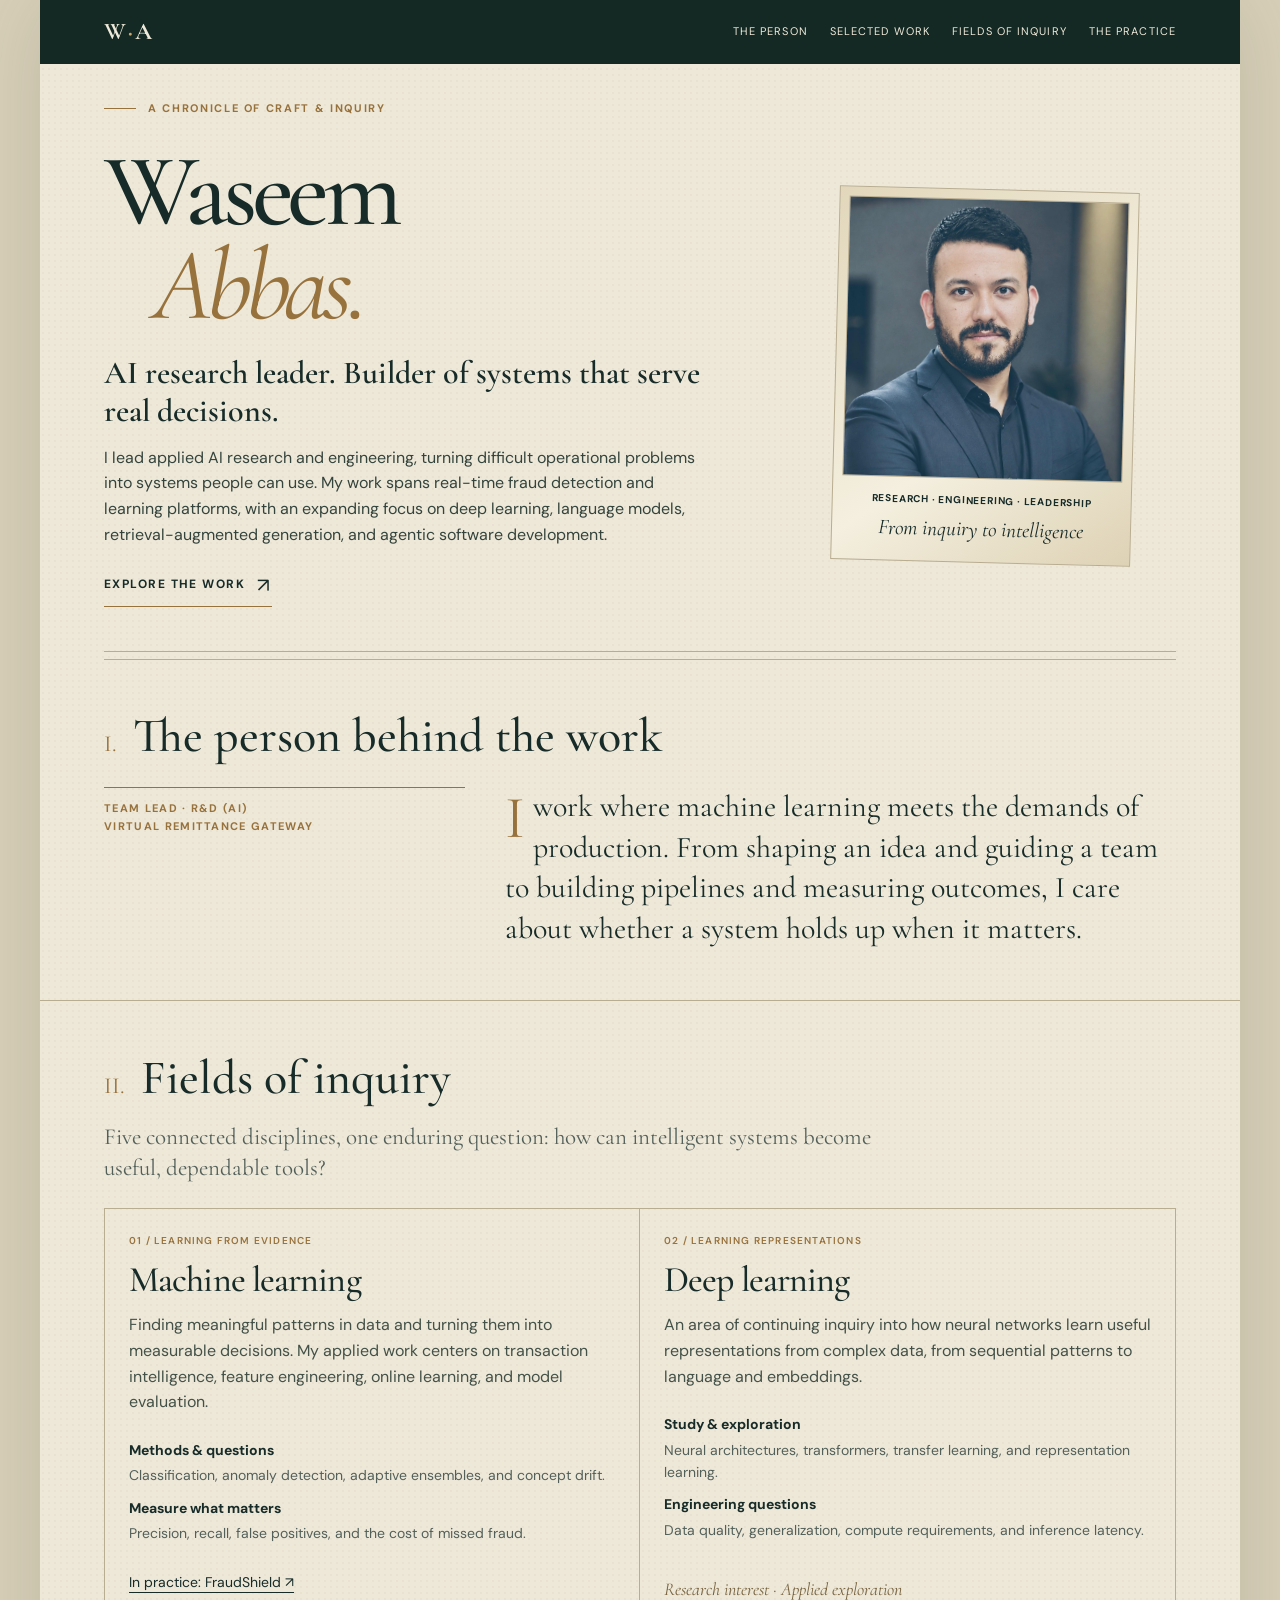
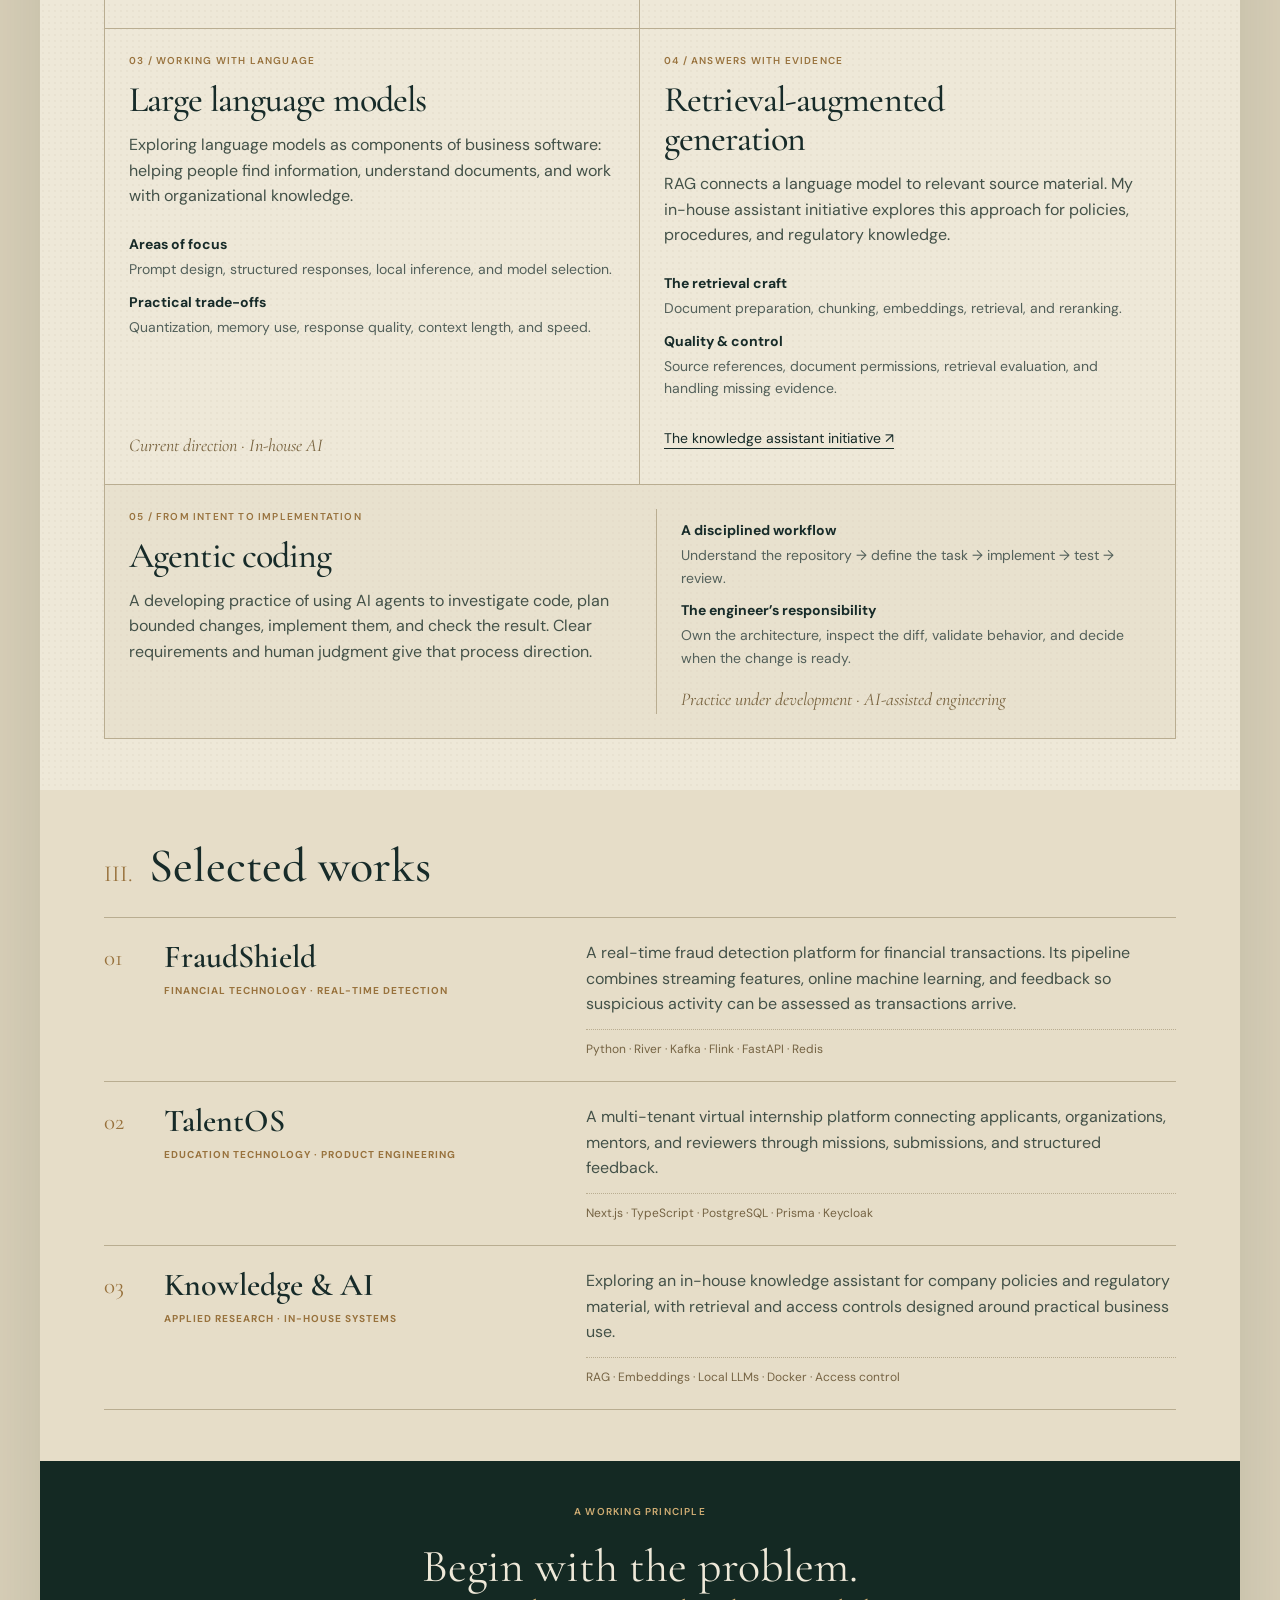
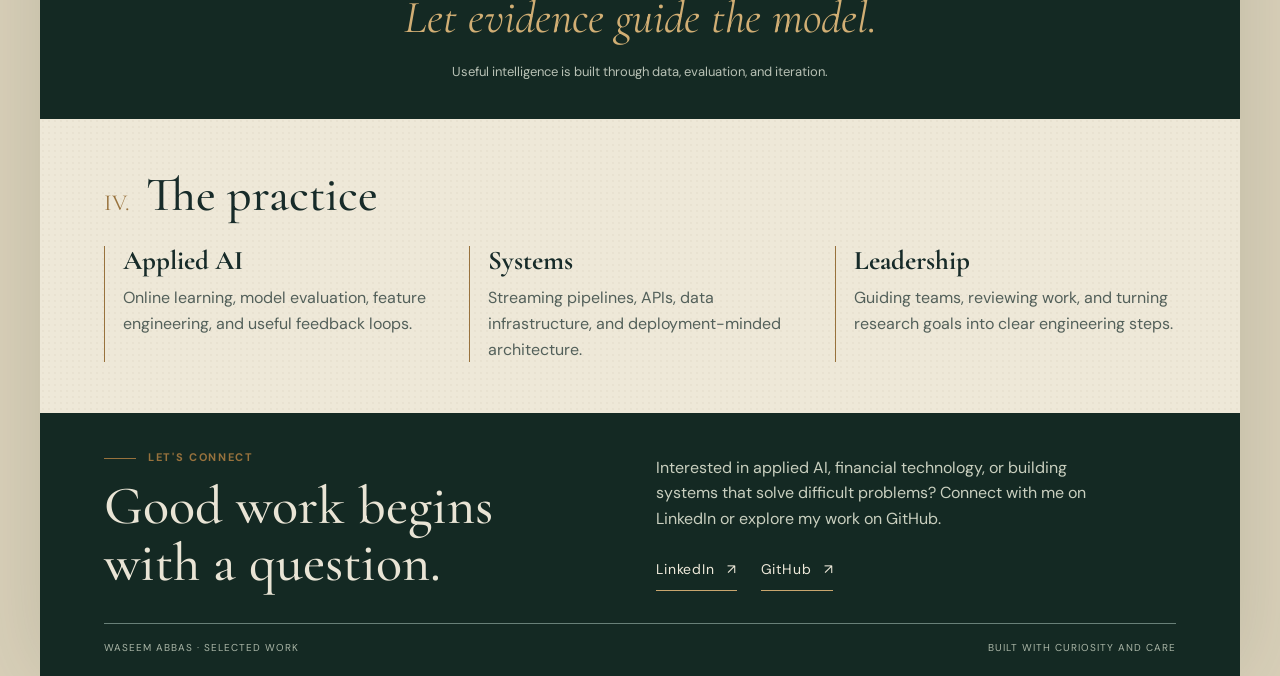
<file: index.html>
<!doctype html>
<html lang="en">
<head>
  <meta charset="utf-8">
  <meta name="viewport" content="width=device-width, initial-scale=1">
  <meta name="theme-color" content="#172b29">
  <meta name="description" content="Waseem Abbas — AI research and engineering leader working on real-time fraud detection, learning platforms, and practical AI systems.">
  <title>Waseem Abbas — The Chronicle</title>
  <link rel="preconnect" href="https://fonts.googleapis.com">
  <link rel="preconnect" href="https://fonts.gstatic.com" crossorigin>
  <link href="https://fonts.googleapis.com/css2?family=Cormorant+Garamond:wght@400;500;600;700&family=DM+Sans:wght@400;500;600;700&display=swap" rel="stylesheet">
  <link rel="stylesheet" href="styles.css">
</head>
<body><div class="sheet">
  <header class="top"><a class="brand" href="#top">W<span>·</span>A</a><nav class="nav" aria-label="Main navigation"><a href="#about">The person</a><a href="#work">Selected work</a><a href="#disciplines">Fields of inquiry</a><a href="#practice">The practice</a></nav></header>
  <main id="top">
    <div class="hero"><div class="eyebrow">A chronicle of craft & inquiry</div><div class="hero-grid"><div><h1>Waseem <span>Abbas.</span></h1><p class="role">AI research leader. Builder of systems that serve real decisions.</p><p class="intro">I lead applied AI research and engineering, turning difficult operational problems into systems people can use. My work spans real-time fraud detection and learning platforms, with an expanding focus on deep learning, language models, retrieval-augmented generation, and agentic software development.</p><a class="cta" href="#work">Explore the work</a></div><figure class="portrait-panel"><img src="pic.jpeg" alt="Portrait of Waseem Abbas" width="1254" height="1254" fetchpriority="high"><figcaption><div class="seal-label">Research · Engineering · Leadership</div><div class="seal-small">From inquiry to intelligence</div></figcaption></figure></div></div>
    <div class="rule" aria-hidden="true"></div>
    <section class="content" id="about"><div class="section-head"><span class="section-number">I.</span><h2>The person behind the work</h2></div><div class="about-grid"><div class="margin-note">Team Lead · R&D (AI)<br>Virtual Remittance Gateway</div><p class="about-copy">I work where machine learning meets the demands of production. From shaping an idea and guiding a team to building pipelines and measuring outcomes, I care about whether a system holds up when it matters.</p></div></section>
    <section class="content disciplines" id="disciplines">
<div class="section-head"><span class="section-number">II.</span><h2>Fields of inquiry</h2></div>
<p class="section-intro">Five connected disciplines, one enduring question: how can intelligent systems become useful, dependable tools?</p>
<div class="discipline-grid">
<article class="discipline"><div class="chapter-label">01 / Learning from evidence</div><h3>Machine learning</h3><p>Finding meaningful patterns in data and turning them into measurable decisions. My applied work centers on transaction intelligence, feature engineering, online learning, and model evaluation.</p><dl><dt>Methods & questions</dt><dd>Classification, anomaly detection, adaptive ensembles, and concept drift.</dd><dt>Measure what matters</dt><dd>Precision, recall, false positives, and the cost of missed fraud.</dd></dl><a class="text-link" href="#fraudshield">In practice: FraudShield ↗</a></article>
<article class="discipline"><div class="chapter-label">02 / Learning representations</div><h3>Deep learning</h3><p>An area of continuing inquiry into how neural networks learn useful representations from complex data, from sequential patterns to language and embeddings.</p><dl><dt>Study & exploration</dt><dd>Neural architectures, transformers, transfer learning, and representation learning.</dd><dt>Engineering questions</dt><dd>Data quality, generalization, compute requirements, and inference latency.</dd></dl><span class="field-note">Research interest · Applied exploration</span></article>
<article class="discipline"><div class="chapter-label">03 / Working with language</div><h3>Large language models</h3><p>Exploring language models as components of business software: helping people find information, understand documents, and work with organizational knowledge.</p><dl><dt>Areas of focus</dt><dd>Prompt design, structured responses, local inference, and model selection.</dd><dt>Practical trade-offs</dt><dd>Quantization, memory use, response quality, context length, and speed.</dd></dl><span class="field-note">Current direction · In-house AI</span></article>
<article class="discipline"><div class="chapter-label">04 / Answers with evidence</div><h3>Retrieval-augmented<br>generation</h3><p>RAG connects a language model to relevant source material. My in-house assistant initiative explores this approach for policies, procedures, and regulatory knowledge.</p><dl><dt>The retrieval craft</dt><dd>Document preparation, chunking, embeddings, retrieval, and reranking.</dd><dt>Quality & control</dt><dd>Source references, document permissions, retrieval evaluation, and handling missing evidence.</dd></dl><a class="text-link" href="#knowledge">The knowledge assistant initiative ↗</a></article>
<article class="discipline agentic"><div><div class="chapter-label">05 / From intent to implementation</div><h3>Agentic coding</h3><p>A developing practice of using AI agents to investigate code, plan bounded changes, implement them, and check the result. Clear requirements and human judgment give that process direction.</p></div><div class="agentic-detail"><dl><dt>A disciplined workflow</dt><dd>Understand the repository → define the task → implement → test → review.</dd><dt>The engineer’s responsibility</dt><dd>Own the architecture, inspect the diff, validate behavior, and decide when the change is ready.</dd></dl><span class="field-note">Practice under development · AI-assisted engineering</span></div></article>
</div></section>
<section class="content works" id="work"><div class="section-head"><span class="section-number">III.</span><h2>Selected works</h2></div><div class="project" id="fraudshield"><span class="project-num">01</span><div><h3>FraudShield</h3><small>Financial technology · Real-time detection</small></div><p>A real-time fraud detection platform for financial transactions. Its pipeline combines streaming features, online machine learning, and feedback so suspicious activity can be assessed as transactions arrive.<span class="stack">Python · River · Kafka · Flink · FastAPI · Redis</span></p></div><div class="project"><span class="project-num">02</span><div><h3>TalentOS</h3><small>Education technology · Product engineering</small></div><p>A multi-tenant virtual internship platform connecting applicants, organizations, mentors, and reviewers through missions, submissions, and structured feedback.<span class="stack">Next.js · TypeScript · PostgreSQL · Prisma · Keycloak</span></p></div><div class="project" id="knowledge"><span class="project-num">03</span><div><h3>Knowledge & AI</h3><small>Applied research · In-house systems</small></div><p>Exploring an in-house knowledge assistant for company policies and regulatory material, with retrieval and access controls designed around practical business use.<span class="stack">RAG · Embeddings · Local LLMs · Docker · Access control</span></p></div></section>
    <aside class="principle"><span class="chapter-label">A working principle</span><p>Begin with the problem.<br><em>Let evidence guide the model.</em></p><span class="principle-note">Useful intelligence is built through data, evaluation, and iteration.</span></aside>
    <section class="content" id="practice"><div class="section-head"><span class="section-number">IV.</span><h2>The practice</h2></div><div class="practice"><article><h3>Applied AI</h3><p>Online learning, model evaluation, feature engineering, and useful feedback loops.</p></article><article><h3>Systems</h3><p>Streaming pipelines, APIs, data infrastructure, and deployment-minded architecture.</p></article><article><h3>Leadership</h3><p>Guiding teams, reviewing work, and turning research goals into clear engineering steps.</p></article></div></section>
  </main>
  <footer id="contact"><div class="footer-grid"><div><div class="eyebrow">Let's connect</div><h2>Good work begins<br>with a question.</h2></div><div class="contact-details"><p>Interested in applied AI, financial technology, or building systems that solve difficult problems? Connect with me on LinkedIn or explore my work on GitHub.</p><nav class="contact-links" aria-label="Contact and profiles"><a href="https://www.linkedin.com/in/waseem-abbas-pk/">LinkedIn <span aria-hidden="true">↗</span></a><a href="https://github.com/WaseemAbbaspk">GitHub <span aria-hidden="true">↗</span></a></nav></div></div><div class="closing"><span>Waseem Abbas · Selected work</span><span>Built with curiosity and care</span></div></footer>
</div></body></html>
</file>
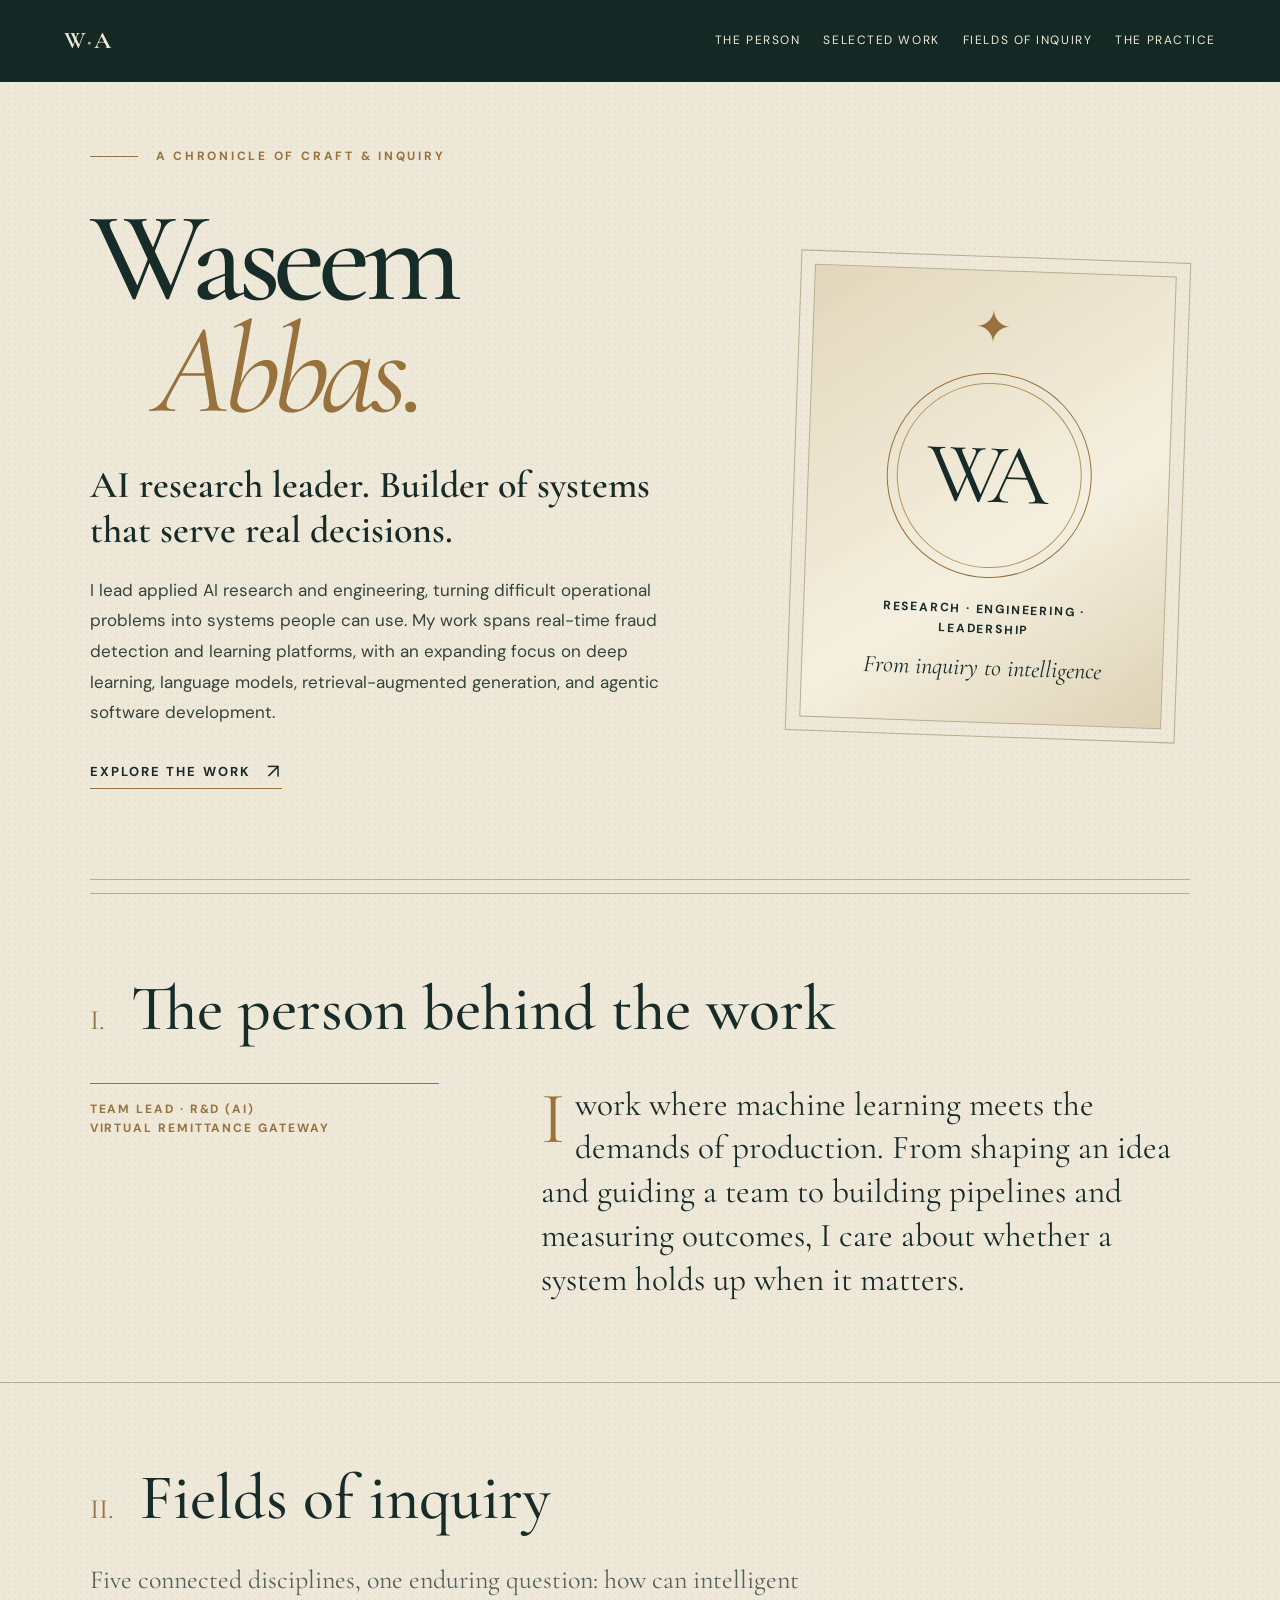
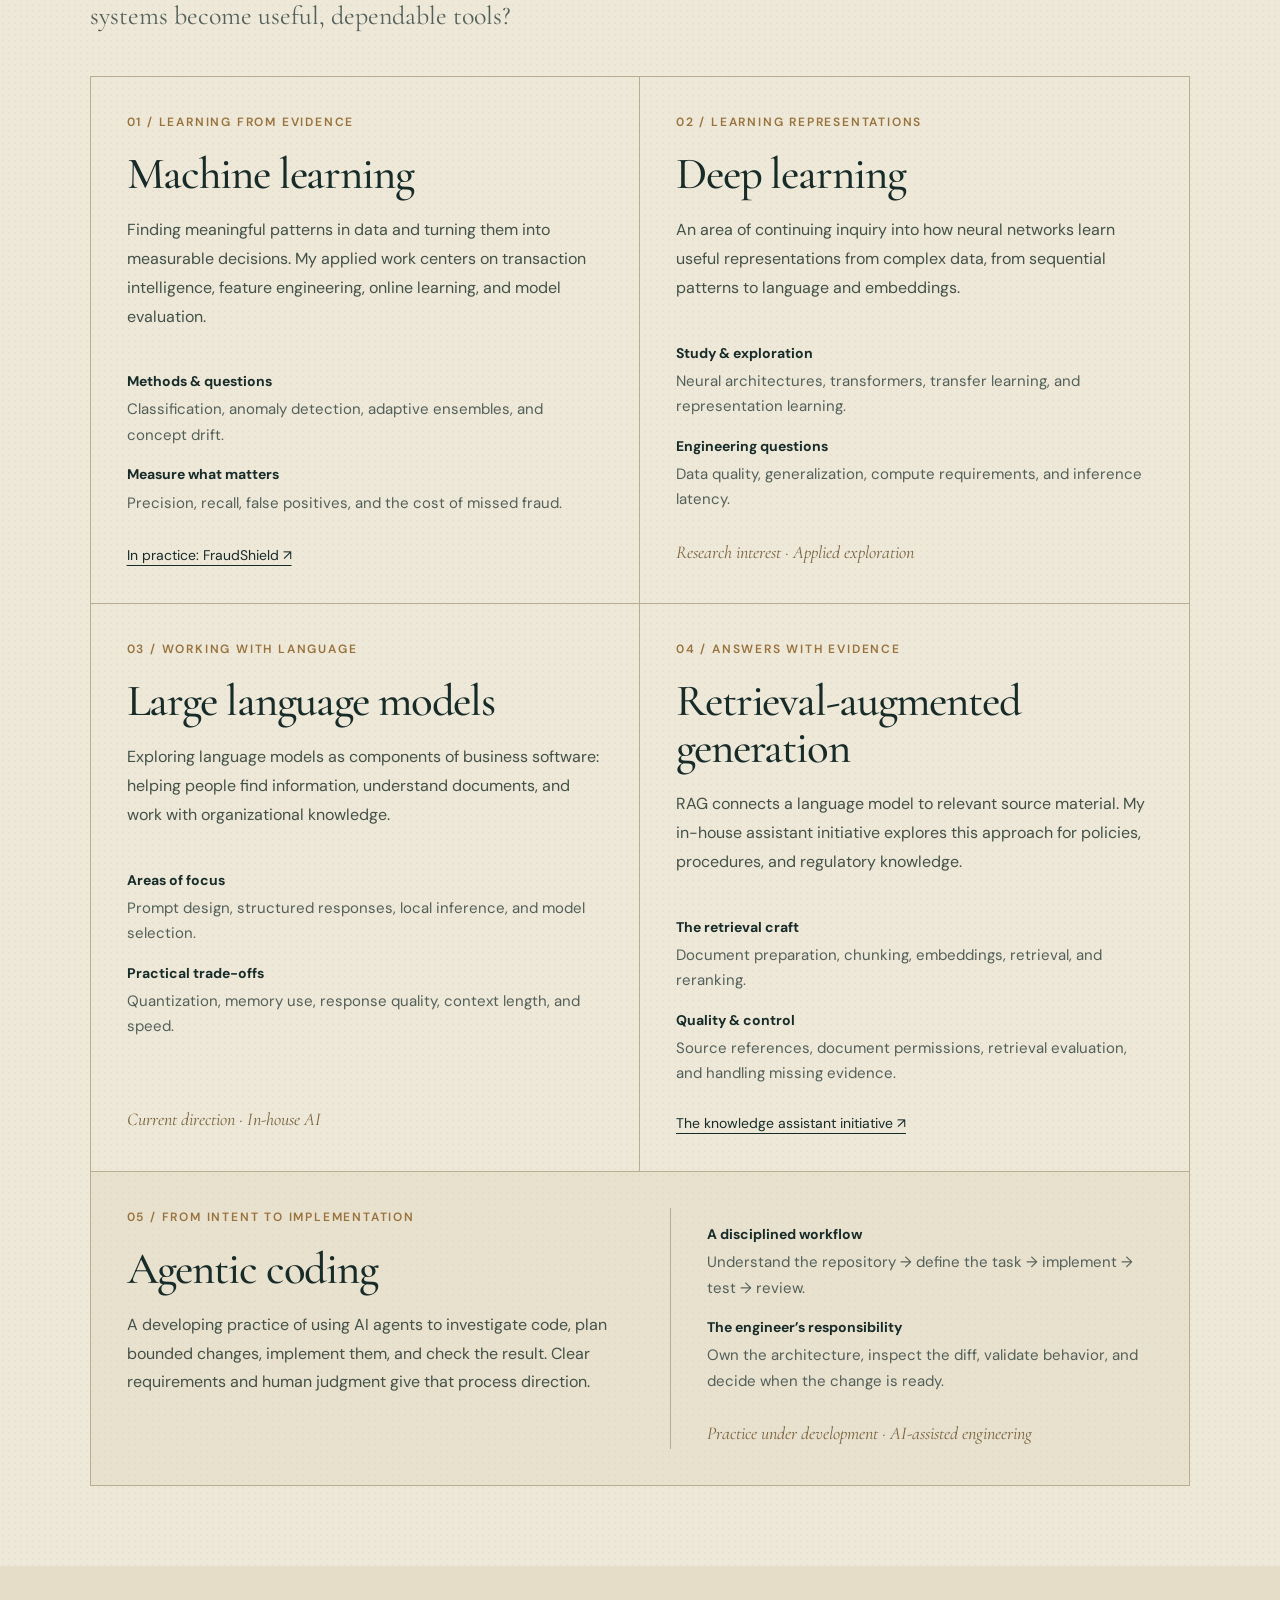
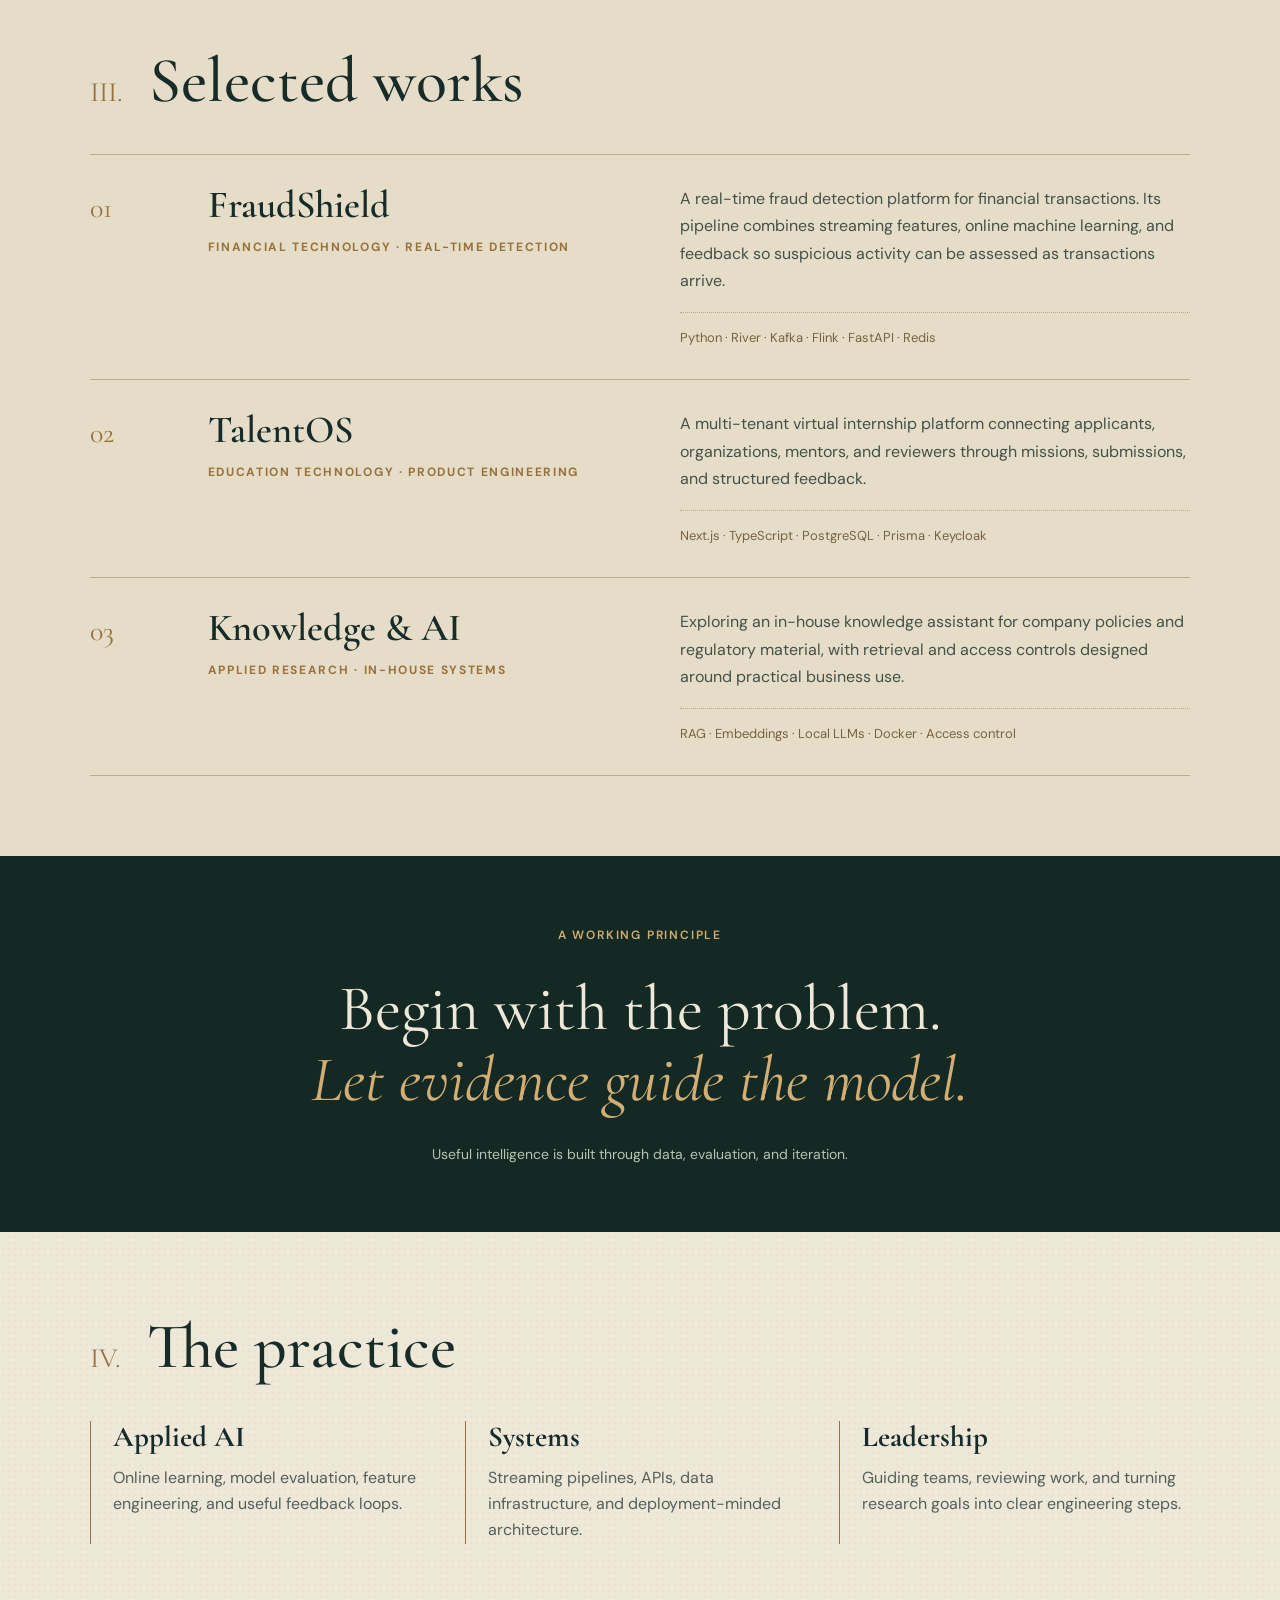
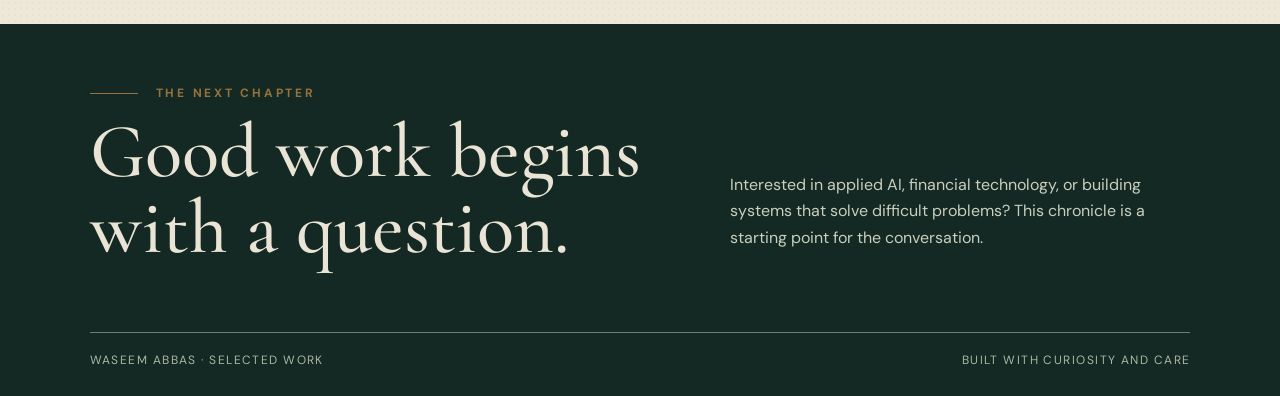
<file: waseem-abbas-portfolio/index.html>
<!doctype html>
<html lang="en">
<head>
  <meta charset="utf-8">
  <meta name="viewport" content="width=device-width, initial-scale=1">
  <meta name="theme-color" content="#172b29">
  <meta name="description" content="Waseem Abbas — AI research and engineering leader working on real-time fraud detection, learning platforms, and practical AI systems.">
  <title>Waseem Abbas — The Chronicle</title>
  <link rel="preconnect" href="https://fonts.googleapis.com">
  <link rel="preconnect" href="https://fonts.gstatic.com" crossorigin>
  <link href="https://fonts.googleapis.com/css2?family=Cormorant+Garamond:wght@400;500;600;700&family=DM+Sans:wght@400;500;600;700&display=swap" rel="stylesheet">
  <style>
    :root{--ink:#172b29;--muted:#53605a;--gold:#98723d;--paper:#eee8d8;--line:#b9ad91;--dark:#142923}*{box-sizing:border-box}html{scroll-behavior:smooth}body{margin:0;background:#d9d0b9;color:var(--ink);font-family:'DM Sans',sans-serif;font-size:16px;line-height:1.65}a{color:inherit}.sheet{max-width:1440px;margin:auto;background:var(--paper);min-height:100vh;box-shadow:0 0 80px #26382b25;background-image:radial-gradient(#6a59300b 1px,transparent 1px);background-size:6px 6px}.top{background:var(--dark);color:#eee9da;padding:18px clamp(24px,5vw,90px);display:flex;justify-content:space-between;align-items:center;gap:24px}.brand{font-family:'Cormorant Garamond',serif;font-size:24px;letter-spacing:.08em;font-weight:700;text-decoration:none}.brand span{color:#c9a66e}.nav{display:flex;gap:28px;font-size:13px;letter-spacing:.13em;text-transform:uppercase}.nav a{text-decoration:none}.nav a:hover,.nav a:focus-visible{color:#d7b47c}.hero{padding:58px clamp(24px,7vw,112px) 90px;position:relative;overflow:hidden}.eyebrow{display:flex;align-items:center;gap:18px;text-transform:uppercase;letter-spacing:.23em;font-size:12px;font-weight:700;color:var(--gold)}.eyebrow:before{content:'';height:1px;width:48px;background:var(--gold)}.hero-grid{display:grid;grid-template-columns:minmax(0,1.2fr) minmax(260px,.8fr);gap:7vw;align-items:center;margin-top:37px}.hero h1{font-family:'Cormorant Garamond',serif;font-size:clamp(72px,10vw,154px);letter-spacing:-.07em;font-weight:500;line-height:.76;margin:0 0 37px}.hero h1 span{display:block;font-style:italic;font-weight:400;color:var(--gold);padding-left:clamp(25px,5vw,80px)}.role{font-family:'Cormorant Garamond',serif;font-size:clamp(26px,3vw,38px);font-weight:600;line-height:1.18;margin:0 0 22px}.intro{max-width:610px;color:#34443d;line-height:1.8;margin:0 0 30px}.cta{display:inline-flex;align-items:center;gap:16px;border-bottom:1px solid var(--gold);padding:0 0 6px;text-decoration:none;font-size:13px;text-transform:uppercase;letter-spacing:.16em;font-weight:700}.cta:after{content:'↗';font-size:20px;font-weight:400;line-height:1}.seal-panel{border:1px solid var(--line);padding:13px;transform:rotate(2deg);max-width:390px;margin:auto;width:100%}.seal-inner{border:1px solid var(--line);min-height:420px;display:flex;flex-direction:column;align-items:center;justify-content:center;text-align:center;padding:35px;background:linear-gradient(145deg,#e2d7bb,#f4efdf 60%,#ded2b5)}.ornament{font-family:'Cormorant Garamond',serif;color:var(--gold);font-size:45px;line-height:1}.monogram{width:205px;height:205px;border:1px solid var(--gold);border-radius:50%;display:grid;place-items:center;position:relative;margin:22px 0}.monogram:before{content:'';position:absolute;inset:9px;border:1px solid #b4945c;border-radius:50%}.monogram span{font-family:'Cormorant Garamond',serif;font-size:86px;letter-spacing:-.12em;padding-right:12px}.seal-label{text-transform:uppercase;letter-spacing:.24em;font-size:11px;font-weight:700}.seal-small{font-family:'Cormorant Garamond',serif;font-size:24px;font-style:italic;margin-top:8px}.rule{height:15px;border-top:1px solid var(--line);border-bottom:1px solid var(--line);margin:0 clamp(24px,7vw,112px)}section.content{padding:80px clamp(24px,7vw,112px)}.section-head{display:flex;gap:26px;align-items:baseline;margin-bottom:38px}.section-number{color:var(--gold);font-family:'Cormorant Garamond',serif;font-size:28px}.section-head h2{font-family:'Cormorant Garamond',serif;font-size:clamp(43px,5vw,70px);font-weight:500;line-height:1;margin:0}.about-grid{display:grid;grid-template-columns:.7fr 1.3fr;gap:8vw}.margin-note{border-top:1px solid var(--gold);padding-top:16px;text-transform:uppercase;letter-spacing:.16em;color:var(--gold);font-size:12px;font-weight:700}.about-copy{font-family:'Cormorant Garamond',serif;font-size:clamp(25px,2.6vw,36px);line-height:1.32;margin:0}.about-copy:first-letter{font-size:2.2em;float:left;line-height:.77;margin:8px 10px 0 0;color:var(--gold)}.works{background:#e6ddc8}.project{display:grid;grid-template-columns:90px 1fr 1.15fr;gap:28px;border-top:1px solid var(--line);padding:30px 0;align-items:start}.project:last-child{border-bottom:1px solid var(--line)}.project-num{font-family:'Cormorant Garamond',serif;color:var(--gold);font-size:28px}.project h3{font-family:'Cormorant Garamond',serif;font-size:clamp(30px,3vw,42px);line-height:1.05;font-weight:600;margin:0}.project p{margin:0;color:#435148;line-height:1.7}.project small{display:block;margin-top:12px;text-transform:uppercase;letter-spacing:.14em;font-size:11px;font-weight:700;color:var(--gold)}.practice{display:grid;grid-template-columns:1fr 1fr 1fr;gap:24px}.practice article{border-left:1px solid var(--gold);padding-left:22px}.practice h3{font-family:'Cormorant Garamond',serif;font-size:29px;line-height:1.1;margin:0 0 12px}.practice p{margin:0;color:var(--muted)}footer{background:var(--dark);color:#e9e4d5;padding:60px clamp(24px,7vw,112px) 25px}footer .footer-grid{display:flex;justify-content:space-between;gap:30px;align-items:end}footer h2{font-family:'Cormorant Garamond',serif;font-weight:500;font-size:clamp(42px,6vw,78px);line-height:1;margin:10px 0 0}footer p{color:#c9cfbf;max-width:460px}footer .closing{border-top:1px solid #698078;padding-top:18px;margin-top:65px;display:flex;justify-content:space-between;gap:20px;color:#aab6a7;font-size:12px;letter-spacing:.12em;text-transform:uppercase}@media(max-width:800px){.hero-grid{grid-template-columns:1fr}.seal-panel{display:none}.hero{padding-bottom:65px}.hero h1{font-size:clamp(73px,17vw,135px)}.project{grid-template-columns:45px 1fr;gap:16px}.project p{grid-column:2}.about-grid{grid-template-columns:1fr;gap:24px}.practice{grid-template-columns:1fr;gap:28px}footer .footer-grid{display:block}}@media(max-width:560px){.top{align-items:flex-start}.nav{gap:12px;flex-direction:column;font-size:11px}.brand{font-size:20px}.hero h1{font-size:clamp(65px,17vw,98px)}section.content{padding-top:60px;padding-bottom:60px}.section-head{gap:15px}.project{grid-template-columns:1fr}.project p{grid-column:1}.project-num{font-size:18px}footer .closing{display:block}footer .closing span{display:block;margin-top:6px}}@media(prefers-reduced-motion:reduce){html{scroll-behavior:auto}}

/* The expanded chronicle */
::selection{background:#a17d42;color:#fff8e8}a:focus-visible{outline:2px solid #aa8249;outline-offset:6px}section[id],div[id]{scroll-margin-top:30px}.top{padding-top:21px;padding-bottom:21px}.nav{font-size:12px;gap:23px}.hero{padding-top:65px}.hero h1{line-height:.87;letter-spacing:-.055em}.intro{font-size:17px}.seal-inner{min-height:440px}.disciplines{border-top:1px solid var(--line)}.section-intro{font-family:'Cormorant Garamond',serif;font-size:26px;line-height:1.4;max-width:780px;margin:-10px 0 42px;color:var(--muted)}.discipline-grid{display:grid;grid-template-columns:1fr 1fr;border:1px solid var(--line)}.discipline{padding:36px;border-bottom:1px solid var(--line);display:flex;flex-direction:column}.discipline:nth-child(odd):not(:last-child){border-right:1px solid var(--line)}.chapter-label{font-size:12px;font-weight:600;text-transform:uppercase;letter-spacing:.15em;color:var(--gold)}.discipline h3{font-family:'Cormorant Garamond',serif;font-size:clamp(35px,3.5vw,47px);font-weight:500;line-height:1.05;letter-spacing:-.025em;margin:18px 0}.discipline p{color:#435148;line-height:1.8;margin:0 0 24px}.discipline dl{margin:0 0 25px}.discipline dt{font-size:14px;font-weight:700;margin:15px 0 4px}.discipline dd{font-size:15px;line-height:1.7;color:var(--muted);margin:0}.field-note{font-family:'Cormorant Garamond',serif;font-size:18px;font-style:italic;color:#77623e;margin-top:auto}.text-link{font-size:14px;text-decoration-thickness:1px;text-underline-offset:5px;margin-top:auto}.agentic{grid-column:1/-1;display:grid;grid-template-columns:1fr 1fr;gap:60px;border-bottom:0;background:#ded5be66}.agentic p{margin-bottom:0}.agentic-detail{border-left:1px solid var(--line);padding-left:36px}.stack{display:block;border-top:1px dotted #b9ad91;margin-top:18px;padding-top:13px;font-size:13px;line-height:1.8;color:#756343}.principle{background:var(--dark);padding:65px 24px;text-align:center;color:#eee8d8}.principle .chapter-label{color:#d1ae74}.principle p{font-family:'Cormorant Garamond',serif;font-size:clamp(36px,5vw,64px);line-height:1.12;margin:25px 0}.principle em{color:#d1ae74;font-weight:400}.principle-note{font-size:14px;color:#b8c1b5}.section-head{align-items:baseline}.section-head h2{line-height:1.1}.section-number{flex-shrink:0}.project small{font-size:12px}.seal-label{font-size:12px;letter-spacing:.15em}
@media(max-width:800px){.discipline{padding:27px}.agentic{gap:28px}.nav{gap:14px;font-size:11px}.hero h1{line-height:.9}.hero-grid{margin-top:42px}.agentic-detail{padding-left:25px}}
@media(max-width:600px){.discipline-grid{grid-template-columns:1fr}.discipline:nth-child(odd):not(:last-child){border-right:0}.agentic{grid-template-columns:1fr;gap:0}.agentic-detail{border-left:0;padding-left:0}.discipline{padding:26px 22px}.discipline h3{font-size:37px}.nav{flex-direction:column;gap:7px}.top{align-items:flex-start}.section-intro{font-size:24px}.hero{padding-top:40px}.hero h1{font-size:clamp(62px,17vw,98px)}.eyebrow{letter-spacing:.12em}.eyebrow:before{width:25px}.principle-note{display:block;max-width:290px;margin:auto}.section-head h2{font-size:42px}}
  </style>
</head>
<body><div class="sheet">
  <header class="top"><a class="brand" href="#top">W<span>·</span>A</a><nav class="nav" aria-label="Main navigation"><a href="#about">The person</a><a href="#work">Selected work</a><a href="#disciplines">Fields of inquiry</a><a href="#practice">The practice</a></nav></header>
  <main id="top">
    <div class="hero"><div class="eyebrow">A chronicle of craft & inquiry</div><div class="hero-grid"><div><h1>Waseem <span>Abbas.</span></h1><p class="role">AI research leader. Builder of systems that serve real decisions.</p><p class="intro">I lead applied AI research and engineering, turning difficult operational problems into systems people can use. My work spans real-time fraud detection and learning platforms, with an expanding focus on deep learning, language models, retrieval-augmented generation, and agentic software development.</p><a class="cta" href="#work">Explore the work</a></div><div class="seal-panel" aria-label="Decorative initials and professional focus"><div class="seal-inner"><div class="ornament">✦</div><div class="monogram"><span>WA</span></div><div class="seal-label">Research · Engineering · Leadership</div><div class="seal-small">From inquiry to intelligence</div></div></div></div></div>
    <div class="rule" aria-hidden="true"></div>
    <section class="content" id="about"><div class="section-head"><span class="section-number">I.</span><h2>The person behind the work</h2></div><div class="about-grid"><div class="margin-note">Team Lead · R&D (AI)<br>Virtual Remittance Gateway</div><p class="about-copy">I work where machine learning meets the demands of production. From shaping an idea and guiding a team to building pipelines and measuring outcomes, I care about whether a system holds up when it matters.</p></div></section>
    <section class="content disciplines" id="disciplines">
<div class="section-head"><span class="section-number">II.</span><h2>Fields of inquiry</h2></div>
<p class="section-intro">Five connected disciplines, one enduring question: how can intelligent systems become useful, dependable tools?</p>
<div class="discipline-grid">
<article class="discipline"><div class="chapter-label">01 / Learning from evidence</div><h3>Machine learning</h3><p>Finding meaningful patterns in data and turning them into measurable decisions. My applied work centers on transaction intelligence, feature engineering, online learning, and model evaluation.</p><dl><dt>Methods & questions</dt><dd>Classification, anomaly detection, adaptive ensembles, and concept drift.</dd><dt>Measure what matters</dt><dd>Precision, recall, false positives, and the cost of missed fraud.</dd></dl><a class="text-link" href="#fraudshield">In practice: FraudShield ↗</a></article>
<article class="discipline"><div class="chapter-label">02 / Learning representations</div><h3>Deep learning</h3><p>An area of continuing inquiry into how neural networks learn useful representations from complex data, from sequential patterns to language and embeddings.</p><dl><dt>Study & exploration</dt><dd>Neural architectures, transformers, transfer learning, and representation learning.</dd><dt>Engineering questions</dt><dd>Data quality, generalization, compute requirements, and inference latency.</dd></dl><span class="field-note">Research interest · Applied exploration</span></article>
<article class="discipline"><div class="chapter-label">03 / Working with language</div><h3>Large language models</h3><p>Exploring language models as components of business software: helping people find information, understand documents, and work with organizational knowledge.</p><dl><dt>Areas of focus</dt><dd>Prompt design, structured responses, local inference, and model selection.</dd><dt>Practical trade-offs</dt><dd>Quantization, memory use, response quality, context length, and speed.</dd></dl><span class="field-note">Current direction · In-house AI</span></article>
<article class="discipline"><div class="chapter-label">04 / Answers with evidence</div><h3>Retrieval-augmented<br>generation</h3><p>RAG connects a language model to relevant source material. My in-house assistant initiative explores this approach for policies, procedures, and regulatory knowledge.</p><dl><dt>The retrieval craft</dt><dd>Document preparation, chunking, embeddings, retrieval, and reranking.</dd><dt>Quality & control</dt><dd>Source references, document permissions, retrieval evaluation, and handling missing evidence.</dd></dl><a class="text-link" href="#knowledge">The knowledge assistant initiative ↗</a></article>
<article class="discipline agentic"><div><div class="chapter-label">05 / From intent to implementation</div><h3>Agentic coding</h3><p>A developing practice of using AI agents to investigate code, plan bounded changes, implement them, and check the result. Clear requirements and human judgment give that process direction.</p></div><div class="agentic-detail"><dl><dt>A disciplined workflow</dt><dd>Understand the repository → define the task → implement → test → review.</dd><dt>The engineer’s responsibility</dt><dd>Own the architecture, inspect the diff, validate behavior, and decide when the change is ready.</dd></dl><span class="field-note">Practice under development · AI-assisted engineering</span></div></article>
</div></section>
<section class="content works" id="work"><div class="section-head"><span class="section-number">III.</span><h2>Selected works</h2></div><div class="project" id="fraudshield"><span class="project-num">01</span><div><h3>FraudShield</h3><small>Financial technology · Real-time detection</small></div><p>A real-time fraud detection platform for financial transactions. Its pipeline combines streaming features, online machine learning, and feedback so suspicious activity can be assessed as transactions arrive.<span class="stack">Python · River · Kafka · Flink · FastAPI · Redis</span></p></div><div class="project"><span class="project-num">02</span><div><h3>TalentOS</h3><small>Education technology · Product engineering</small></div><p>A multi-tenant virtual internship platform connecting applicants, organizations, mentors, and reviewers through missions, submissions, and structured feedback.<span class="stack">Next.js · TypeScript · PostgreSQL · Prisma · Keycloak</span></p></div><div class="project" id="knowledge"><span class="project-num">03</span><div><h3>Knowledge & AI</h3><small>Applied research · In-house systems</small></div><p>Exploring an in-house knowledge assistant for company policies and regulatory material, with retrieval and access controls designed around practical business use.<span class="stack">RAG · Embeddings · Local LLMs · Docker · Access control</span></p></div></section>
    <aside class="principle"><span class="chapter-label">A working principle</span><p>Begin with the problem.<br><em>Let evidence guide the model.</em></p><span class="principle-note">Useful intelligence is built through data, evaluation, and iteration.</span></aside>
    <section class="content" id="practice"><div class="section-head"><span class="section-number">IV.</span><h2>The practice</h2></div><div class="practice"><article><h3>Applied AI</h3><p>Online learning, model evaluation, feature engineering, and useful feedback loops.</p></article><article><h3>Systems</h3><p>Streaming pipelines, APIs, data infrastructure, and deployment-minded architecture.</p></article><article><h3>Leadership</h3><p>Guiding teams, reviewing work, and turning research goals into clear engineering steps.</p></article></div></section>
  </main>
  <footer><div class="footer-grid"><div><div class="eyebrow">The next chapter</div><h2>Good work begins<br>with a question.</h2></div><p>Interested in applied AI, financial technology, or building systems that solve difficult problems? This chronicle is a starting point for the conversation.</p></div><div class="closing"><span>Waseem Abbas · Selected work</span><span>Built with curiosity and care</span></div></footer>
</div></body></html>
</file>
<file: styles.css>
:root {
  --ink: #172b29;
  --muted: #53605a;
  --gold: #98723d;
  --paper: #eee8d8;
  --line: #b9ad91;
  --dark: #142923;
  --gutter: clamp(20px, 5vw, 64px);
  --section-space: clamp(32px, 4vw, 52px);
}

* { box-sizing: border-box; }
html { scroll-behavior: smooth; }
body { margin: 0; background: #d9d0b9; color: var(--ink); font-family: 'DM Sans', sans-serif; font-size: 16px; line-height: 1.6; }
a { color: inherit; }
a:focus-visible { outline: 2px solid #aa8249; outline-offset: 5px; }
::selection { background: #a17d42; color: #fff8e8; }
[id] { scroll-margin-top: 24px; }
h1, h2, h3, p, dd { overflow-wrap: break-word; }
.sheet { max-width: 1200px; margin: auto; background: var(--paper); min-height: 100vh; box-shadow: 0 0 80px #26382b25; background-image: radial-gradient(#6a59300b 1px, transparent 1px); background-size: 6px 6px; }

/* Compact navigation with full-size touch targets. */
.top { background: var(--dark); color: #eee9da; padding: 10px var(--gutter); display: flex; justify-content: space-between; align-items: center; gap: 12px 24px; }
.brand { flex-shrink: 0; display: inline-flex; align-items: center; min-height: 44px; font-family: 'Cormorant Garamond', serif; font-size: 24px; letter-spacing: .08em; font-weight: 700; text-decoration: none; }
.brand span { color: #c9a66e; }
.nav { display: flex; flex-wrap: wrap; justify-content: flex-end; gap: 0 22px; font-size: 11px; letter-spacing: .1em; text-transform: uppercase; }
.nav a { display: inline-flex; align-items: center; min-height: 44px; text-decoration: none; }
.nav a:hover, .nav a:focus-visible { color: #d7b47c; }

.hero { padding: 36px var(--gutter) 44px; }
.eyebrow { display: flex; align-items: center; gap: 12px; text-transform: uppercase; letter-spacing: .15em; font-size: 11px; font-weight: 700; color: var(--gold); }
.eyebrow::before { content: ''; height: 1px; width: 32px; flex-shrink: 0; background: var(--gold); }
.hero-grid { display: grid; grid-template-columns: minmax(0, 1.35fr) minmax(0, .8fr); gap: clamp(24px, 4vw, 48px); align-items: center; margin-top: 26px; }
.hero h1 { font-family: 'Cormorant Garamond', serif; font-size: clamp(64px, 8vw, 104px); letter-spacing: -.055em; font-weight: 500; line-height: .92; margin: 0 0 22px; }
.hero h1 span { display: block; font-style: italic; font-weight: 400; color: var(--gold); padding-left: clamp(20px, 4vw, 48px); }
.role { font-family: 'Cormorant Garamond', serif; font-size: clamp(24px, 2.6vw, 32px); font-weight: 600; line-height: 1.2; margin: 0 0 14px; }
.intro { max-width: 610px; color: #34443d; margin: 0 0 16px; }
.cta { display: inline-flex; align-items: center; gap: 12px; min-height: 44px; border-bottom: 1px solid var(--gold); text-decoration: none; font-size: 12px; text-transform: uppercase; letter-spacing: .12em; font-weight: 700; }
.cta::after { content: '↗'; font-size: 20px; font-weight: 400; }
.portrait-panel { border: 1px solid var(--line); padding: 9px; transform: rotate(1.5deg); max-width: 300px; width: 100%; margin: auto; background: linear-gradient(145deg, #e2d7bb, #f4efdf 60%, #ded2b5); }
.portrait-panel img { display: block; width: 100%; height: auto; border: 1px solid var(--line); }
.portrait-panel figcaption { text-align: center; padding: 14px 4px 6px; }
.seal-label { text-transform: uppercase; letter-spacing: .08em; font-size: 10px; font-weight: 700; }
.seal-small { font-family: 'Cormorant Garamond', serif; font-size: 21px; font-style: italic; margin-top: 4px; }
.rule { height: 9px; border-top: 1px solid var(--line); border-bottom: 1px solid var(--line); margin: 0 var(--gutter); }

section.content { padding: var(--section-space) var(--gutter); }
.section-head { display: flex; gap: 16px; align-items: baseline; margin-bottom: 24px; }
.section-number { color: var(--gold); font-family: 'Cormorant Garamond', serif; font-size: 23px; flex-shrink: 0; }
.section-head h2 { font-family: 'Cormorant Garamond', serif; font-size: clamp(32px, 4vw, 48px); font-weight: 500; line-height: 1.08; margin: 0; }
.about-grid { display: grid; grid-template-columns: minmax(0, .7fr) minmax(0, 1.3fr); gap: 40px; }
.margin-note { border-top: 1px solid var(--gold); padding-top: 12px; text-transform: uppercase; letter-spacing: .12em; color: var(--gold); font-size: 11px; font-weight: 700; }
.about-copy { font-family: 'Cormorant Garamond', serif; font-size: clamp(24px, 2.5vw, 30px); line-height: 1.35; margin: 0; }
.about-copy::first-letter { font-size: 2em; float: left; line-height: .8; margin: 7px 8px 0 0; color: var(--gold); }

.disciplines { border-top: 1px solid var(--line); }
.section-intro { font-family: 'Cormorant Garamond', serif; font-size: 23px; line-height: 1.35; max-width: 780px; margin: -6px 0 24px; color: var(--muted); }
.discipline-grid { display: grid; grid-template-columns: repeat(2, minmax(0, 1fr)); border: 1px solid var(--line); }
.discipline { min-width: 0; padding: 24px; border-bottom: 1px solid var(--line); display: flex; flex-direction: column; }
.discipline:nth-child(odd):not(:last-child) { border-right: 1px solid var(--line); }
.chapter-label { font-size: 10px; font-weight: 600; text-transform: uppercase; letter-spacing: .12em; color: var(--gold); }
.discipline h3 { font-family: 'Cormorant Garamond', serif; font-size: clamp(28px, 3vw, 36px); font-weight: 500; line-height: 1.08; letter-spacing: -.025em; margin: 12px 0; }
.discipline p { color: #435148; margin: 0 0 14px; }
.discipline dl { margin: 0 0 16px; }
.discipline dt { font-size: 14px; font-weight: 700; margin: 10px 0 3px; }
.discipline dd { font-size: 14px; color: var(--muted); margin: 0; }
.field-note { font-family: 'Cormorant Garamond', serif; font-size: 18px; font-style: italic; color: #77623e; margin-top: auto; }
.text-link { display: inline-flex; align-items: center; min-height: 44px; font-size: 14px; text-decoration-thickness: 1px; text-underline-offset: 5px; margin-top: auto; }
.agentic { grid-column: 1 / -1; display: grid; grid-template-columns: repeat(2, minmax(0, 1fr)); gap: 32px; border-bottom: 0; background: #ded5be66; }
.agentic p { margin-bottom: 0; }
.agentic-detail { border-left: 1px solid var(--line); padding-left: 24px; }

.works { background: #e6ddc8; }
.project { display: grid; grid-template-columns: 40px minmax(0, .85fr) minmax(0, 1.25fr); gap: 20px; border-top: 1px solid var(--line); padding: 22px 0; align-items: start; }
.project:last-child { border-bottom: 1px solid var(--line); }
.project-num { font-family: 'Cormorant Garamond', serif; color: var(--gold); font-size: 23px; }
.project h3 { font-family: 'Cormorant Garamond', serif; font-size: 32px; line-height: 1.08; font-weight: 600; margin: 0; }
.project p { margin: 0; color: #435148; }
.project small { display: block; margin-top: 8px; text-transform: uppercase; letter-spacing: .1em; font-size: 10px; font-weight: 700; color: var(--gold); }
.stack { display: block; border-top: 1px dotted var(--line); margin-top: 12px; padding-top: 10px; font-size: 12px; color: #756343; }
.principle { background: var(--dark); padding: 36px var(--gutter); text-align: center; color: #eee8d8; }
.principle .chapter-label { color: #d1ae74; }
.principle p { font-family: 'Cormorant Garamond', serif; font-size: clamp(30px, 4vw, 46px); line-height: 1.12; margin: 18px 0; }
.principle em { color: #d1ae74; font-weight: 400; }
.principle-note { display: block; font-size: 13px; color: #b8c1b5; }
.practice { display: grid; grid-template-columns: repeat(3, minmax(0, 1fr)); gap: 24px; }
.practice article { border-left: 1px solid var(--gold); padding-left: 18px; }
.practice h3 { font-family: 'Cormorant Garamond', serif; font-size: 27px; line-height: 1.1; margin: 0 0 10px; }
.practice p { margin: 0; color: var(--muted); }

footer { background: var(--dark); color: #e9e4d5; padding: 36px var(--gutter) 20px; }
.footer-grid { display: grid; grid-template-columns: repeat(2, minmax(0, 1fr)); gap: 32px; align-items: end; }
footer h2 { font-family: 'Cormorant Garamond', serif; font-weight: 500; font-size: clamp(36px, 4.5vw, 54px); line-height: 1.06; margin: 10px 0 0; }
footer p { color: #c9cfbf; max-width: 460px; margin: 0; }
.closing { border-top: 1px solid #698078; padding-top: 16px; margin-top: 32px; display: flex; flex-wrap: wrap; justify-content: space-between; gap: 8px 20px; color: #aab6a7; font-size: 10px; letter-spacing: .1em; text-transform: uppercase; }
.contact-links { display: flex; flex-wrap: wrap; gap: 12px 24px; margin-top: 16px; }
.contact-links a { display: inline-flex; align-items: center; gap: 12px; min-height: 44px; border-bottom: 1px solid #c9a66e; color: #eee9da; text-decoration: none; font-size: 14px; letter-spacing: .06em; }
.contact-links a:hover, .contact-links a:focus-visible { color: #d7b47c; }

@media (max-width: 800px) {
  .nav { gap: 0 14px; letter-spacing: .06em; }
  .hero-grid { grid-template-columns: minmax(0, 1.3fr) minmax(0, .8fr); gap: 24px; }
  .hero h1 { font-size: 72px; }
  .portrait-panel { transform: none; }
  .about-grid { gap: 24px; }
  .discipline { padding: 20px; }
  .project { grid-template-columns: 32px minmax(0, 1fr); gap: 8px 16px; }
  .project p { grid-column: 2; }
  .practice { gap: 16px; }
  .agentic { gap: 24px; }
  .agentic-detail { padding-left: 20px; }
}

@media (max-width: 600px) {
  .top { flex-direction: column; align-items: stretch; gap: 0; padding-top: 4px; padding-bottom: 4px; }
  .brand { align-self: flex-start; font-size: 22px; }
  .nav { justify-content: flex-start; gap: 0 16px; font-size: 10px; }
  .hero { padding-top: 24px; padding-bottom: 32px; }
  .eyebrow { font-size: 10px; letter-spacing: .1em; gap: 10px; }
  .eyebrow::before { width: 24px; }
  .hero-grid { grid-template-columns: minmax(0, 1fr); gap: 24px; margin-top: 22px; }
  .hero h1 { font-size: clamp(62px, 15vw, 82px); margin-bottom: 18px; }
  .hero h1 span { display: inline; padding-left: 0; }
  .portrait-panel { max-width: 220px; }
  .portrait-panel figcaption { padding-top: 10px; }
  .seal-label { font-size: 9px; }
  .seal-small { font-size: 18px; }
  .section-head { gap: 12px; margin-bottom: 20px; }
  .section-number { font-size: 20px; }
  .section-intro { font-size: 21px; margin-bottom: 20px; }
  .about-grid, .discipline-grid, .agentic, .practice, .footer-grid { grid-template-columns: minmax(0, 1fr); }
  .about-grid { gap: 18px; }
  .discipline:nth-child(odd):not(:last-child) { border-right: 0; }
  .discipline h3 { font-size: 30px; }
  .agentic { gap: 16px; }
  .agentic-detail { border-left: 0; border-top: 1px solid var(--line); padding: 6px 0 0; }
  .project { padding: 18px 0; }
  .project h3 { font-size: 29px; }
  .project p { grid-column: 1 / -1; margin-top: 4px; }
  .practice { gap: 20px; }
  .footer-grid { gap: 22px; }
  .closing { margin-top: 24px; }
}

@media (prefers-reduced-motion: reduce) {
  html { scroll-behavior: auto; }
}
</file>
